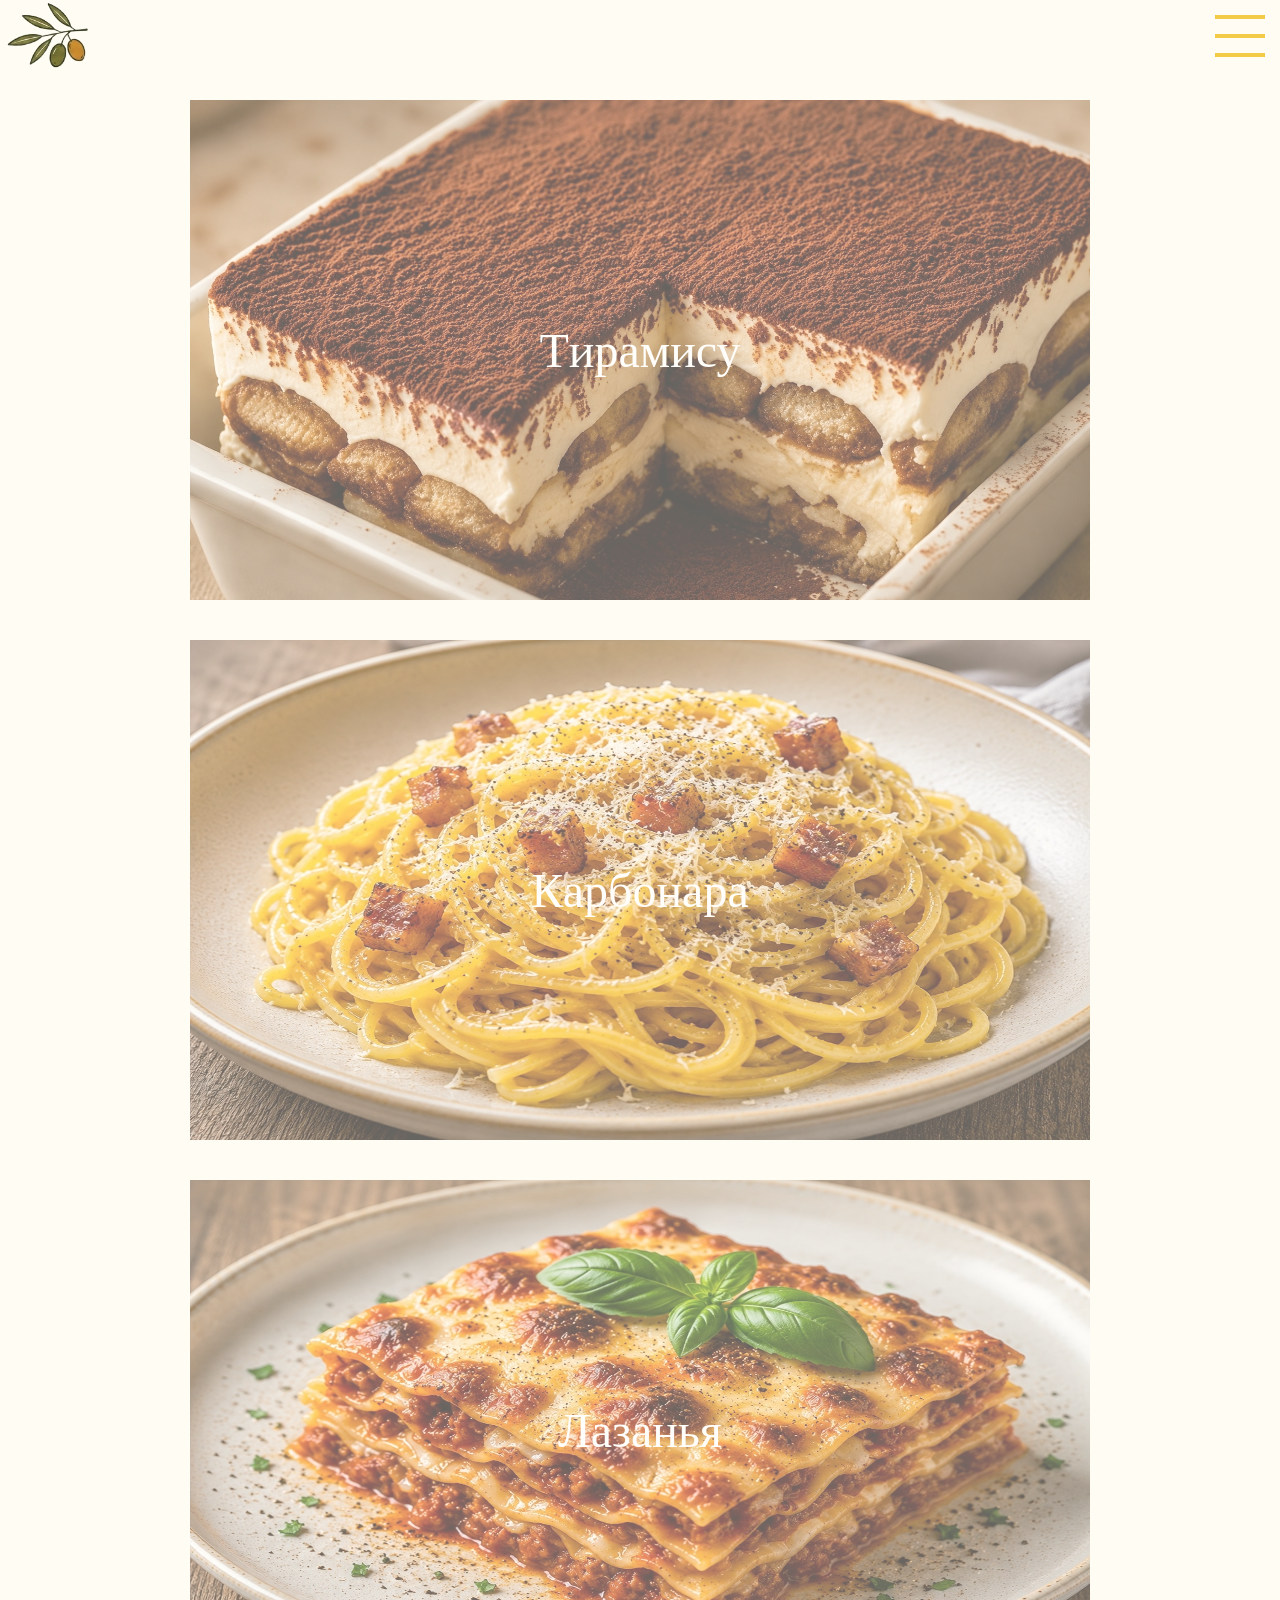
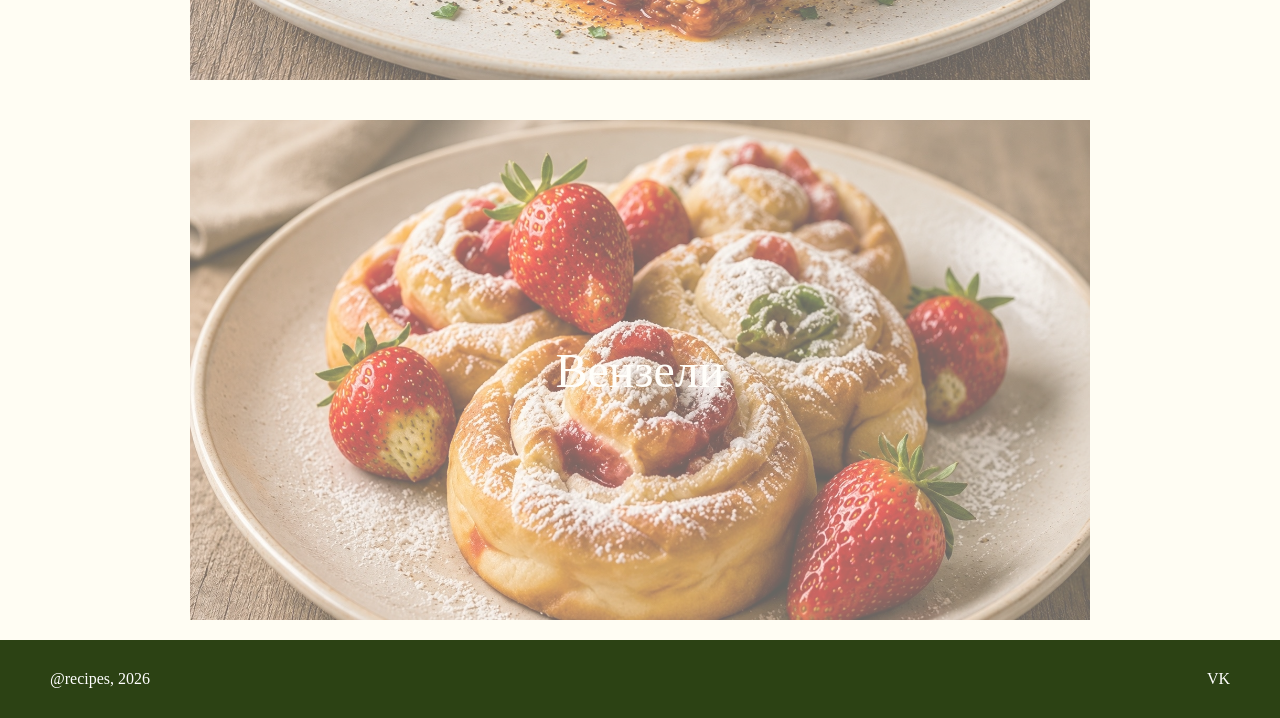
<file: index.html>
<!DOCTYPE html>
<html>
	<head>
		<meta charset="UTF-8">
		<meta http-equiv="X-UA-Compatible" content="IE=edge">
		<meta name="viewport" content="width=device-width, initial-scale=1.0">
		<title>Рецепты</title>
		<link rel="stylesheet" href="recipes.css">
		<script src="recipes.js" defer></script>
	</head>
	<body>
	<header>
	<a href="recipes_main.html"><img src="logo.png"></a>
	<nav>
	<div id = "dropdown" class="dropdown">
	<span class="line"></span>
	<span class="line"></span>
	<span class="line"></span>
	<div id = "dropdowncontent" class="dropdown-content">
	<ul>
	<li><a href="recipes_main.html">Главная</a></li>
	<li><a href="recipes_text.html">Рецепты</a></li>
	<li><a href="recipes_form.html">Написать отзыв</a></li>
	</ul>
	</div>
	</div>
	</nav>
	</header>
	<section>
	<div class="main">
	<a href="recipes_text.html#hrec1">
	<div class="tirmain">
	Tирамису
	</div>
	</a>
	<a href="recipes_text.html#hrec2">
	<div class="karmain">
	Карбонара
	</div>
	</a>
	<a href="recipes_text.html#hrec3">
	<div class="lazmain">
	Лазанья
	</div>
	</a>
	<a href="recipes_text.html#hrec4">
	<div class="venmain">
	Вензели
	</div>
	</a>
	</div>
	</section>
	<footer>
	<p>@recipes, 2026</p>
	<a href="https://vk.com/katerina_umb" target="_blank">VK</a>
	</footer>
	</body>
</html>
</file>
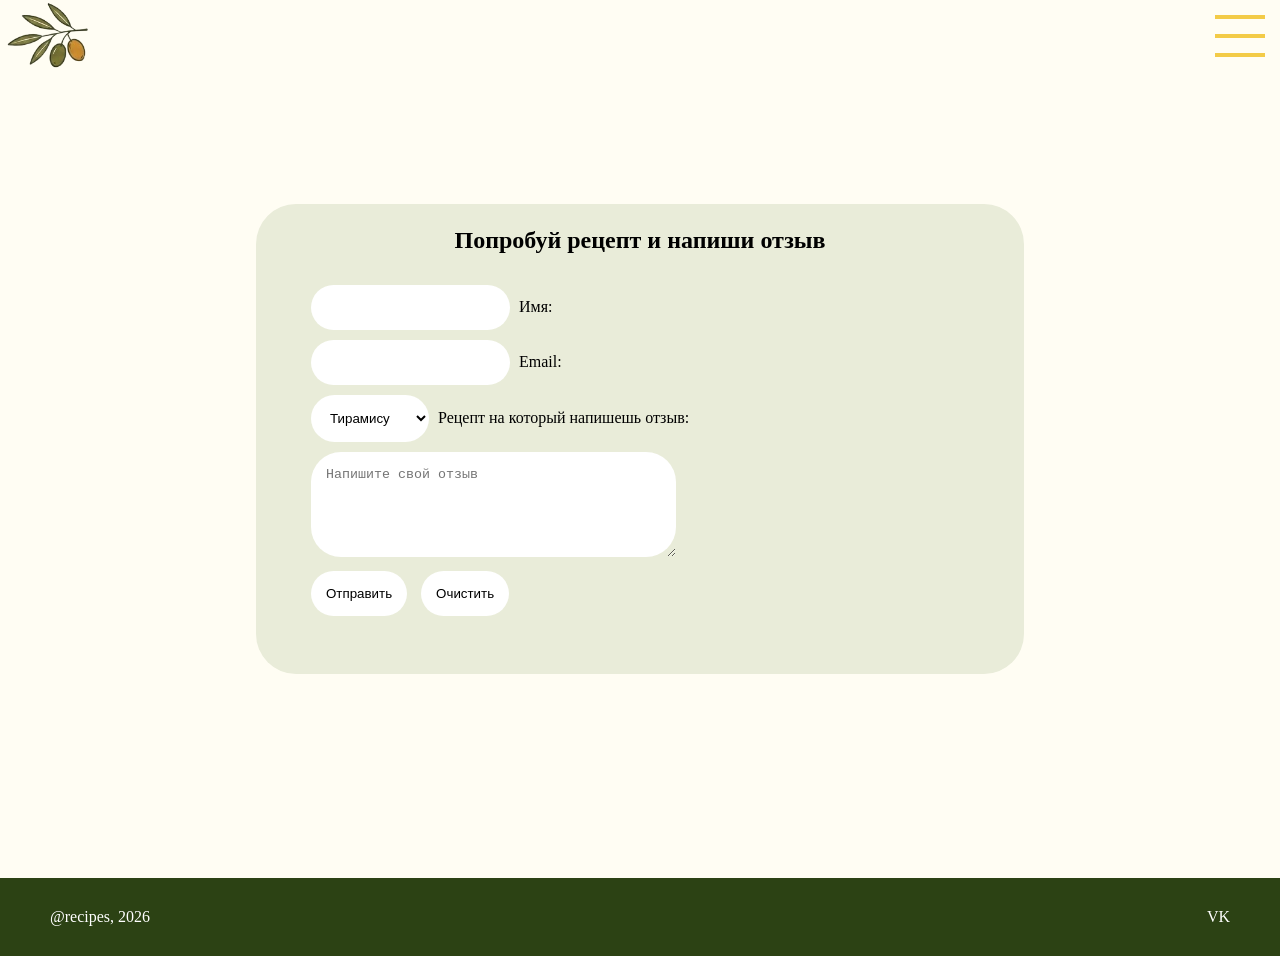
<file: recipes_form.html>
<!DOCTYPE html>
<html>
	<head>
		<meta charset="UTF-8">
		<meta http-equiv="X-UA-Compatible" content="IE=edge">
		 <meta name="viewport" content="width=device-width, initial-scale=1.0">
		<title>Рецепты</title>
		<link rel="stylesheet" href="recipes.css">
	</head>
	<body>
	<header>
	<a href="recipes_main.html"><img src="logo.png"></a>
	<nav>
	<div id = "dropdown" class="dropdown">
	<span class="line"></span>
	<span class="line"></span>
	<span class="line"></span>
	<div id = "dropdowncontent" class="dropdown-content">
	<ul>
	<li><a href="recipes_main.html">Главная</a></li>
	<li><a href="recipes_text.html">Рецепты</a></li>
	<li><a href="recipes_form.html">Написать отзыв</a></li>
	</ul>
	</div>
	</div>
	</nav>
	</header>
	<section>
	<div class="forma">
	<h1>Попробуй рецепт и напиши отзыв</h1>
	<form action="https://formspree.io/f/mdajaaya" method="POST">
	<input type="text" name="name" required> Имя: <p></p>
	<input type="email" name="email" required> Email: <p></p>
	<select name="rec" >
	<option value="tir">Тирамису</option>
	<option value="kar">Карбонара</option>
	<option value="laz">Лазанья</option>
	<option value="ven">Вензели</option>
	</select> Рецепт на который напишешь отзыв:
	<p></p>
	<textarea name="comment" rows="5" cols="40" placeholder="Напишите свой отзыв" required></textarea><p></p>
	<input type="submit" value="Отправить">
	<input type="reset" value="Очистить">
	</form>
	</div>
	</section>
	<footer>
	<p>@recipes, 2026</p>
	<a href="https://vk.com/katerina_umb" target="_blank">VK</a>
	</footer>
	<script src="recipes.js"></script>
	</body>
</html>
</file>
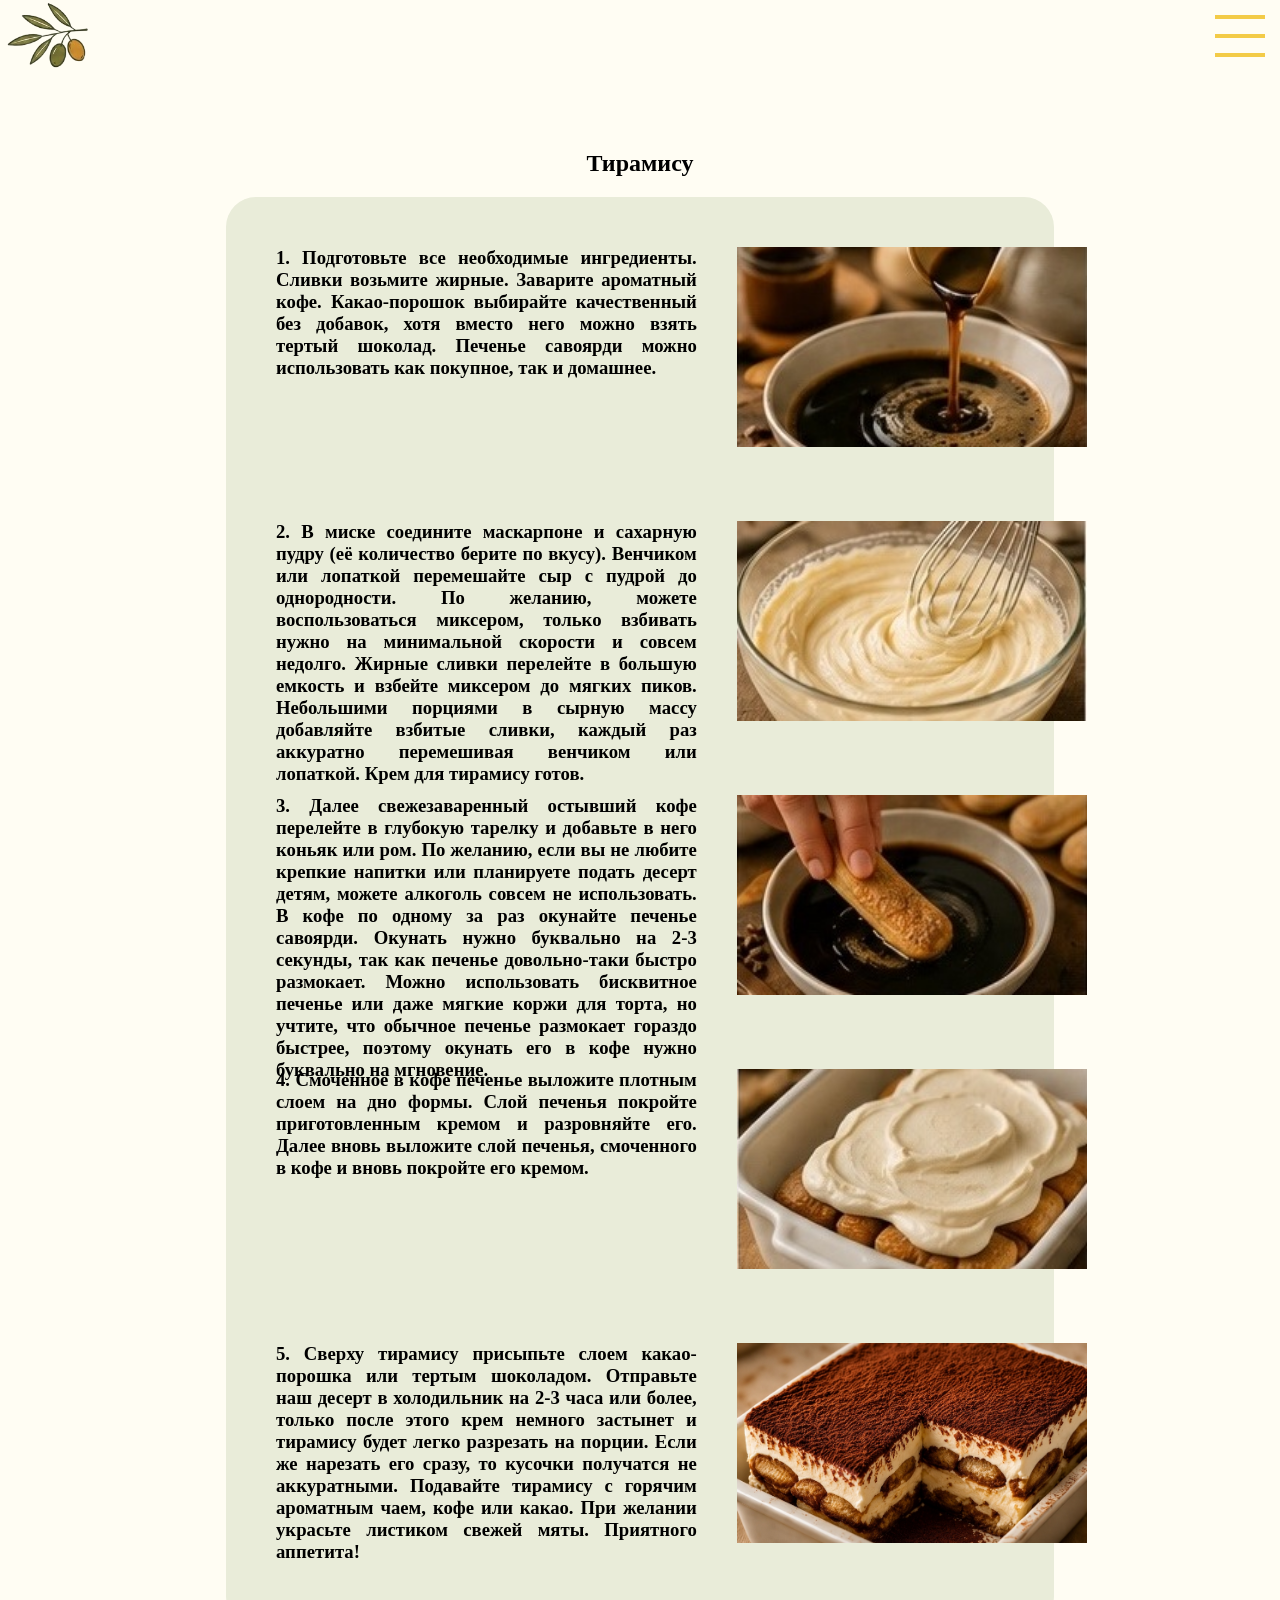
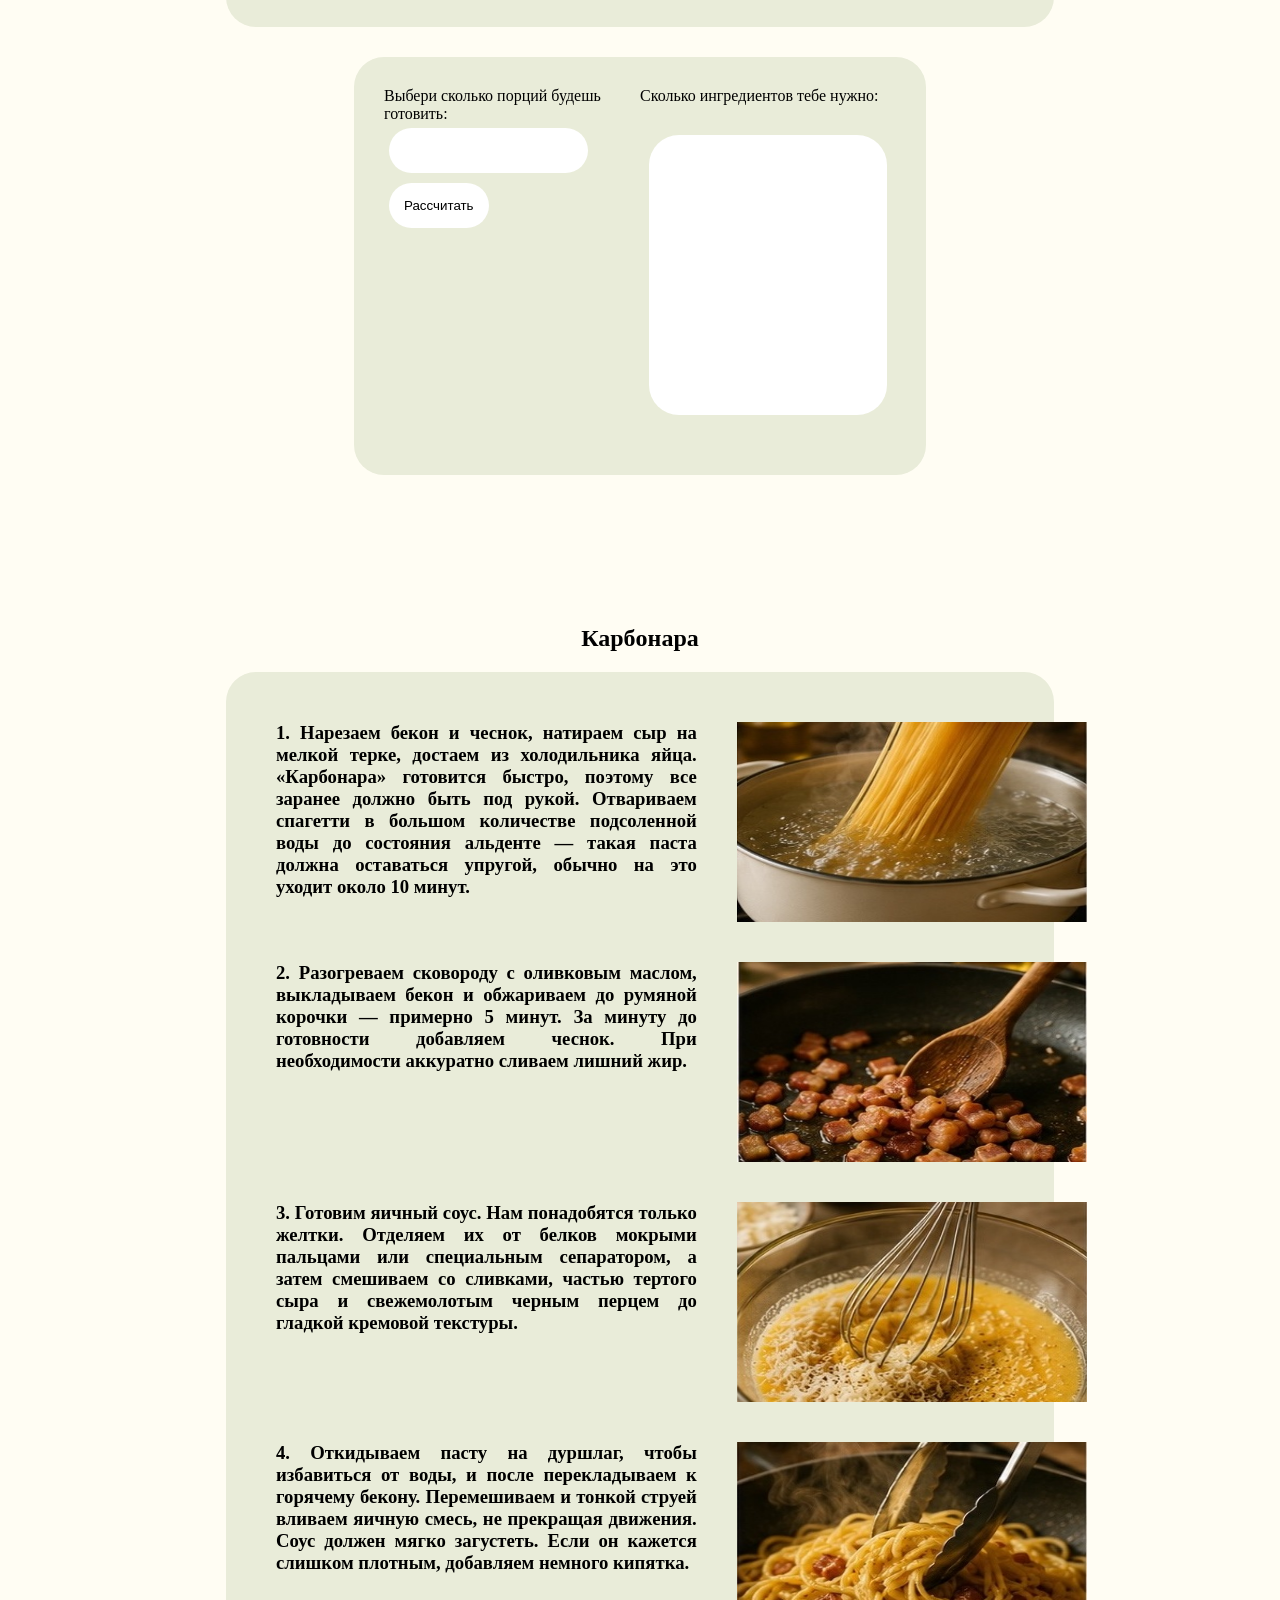
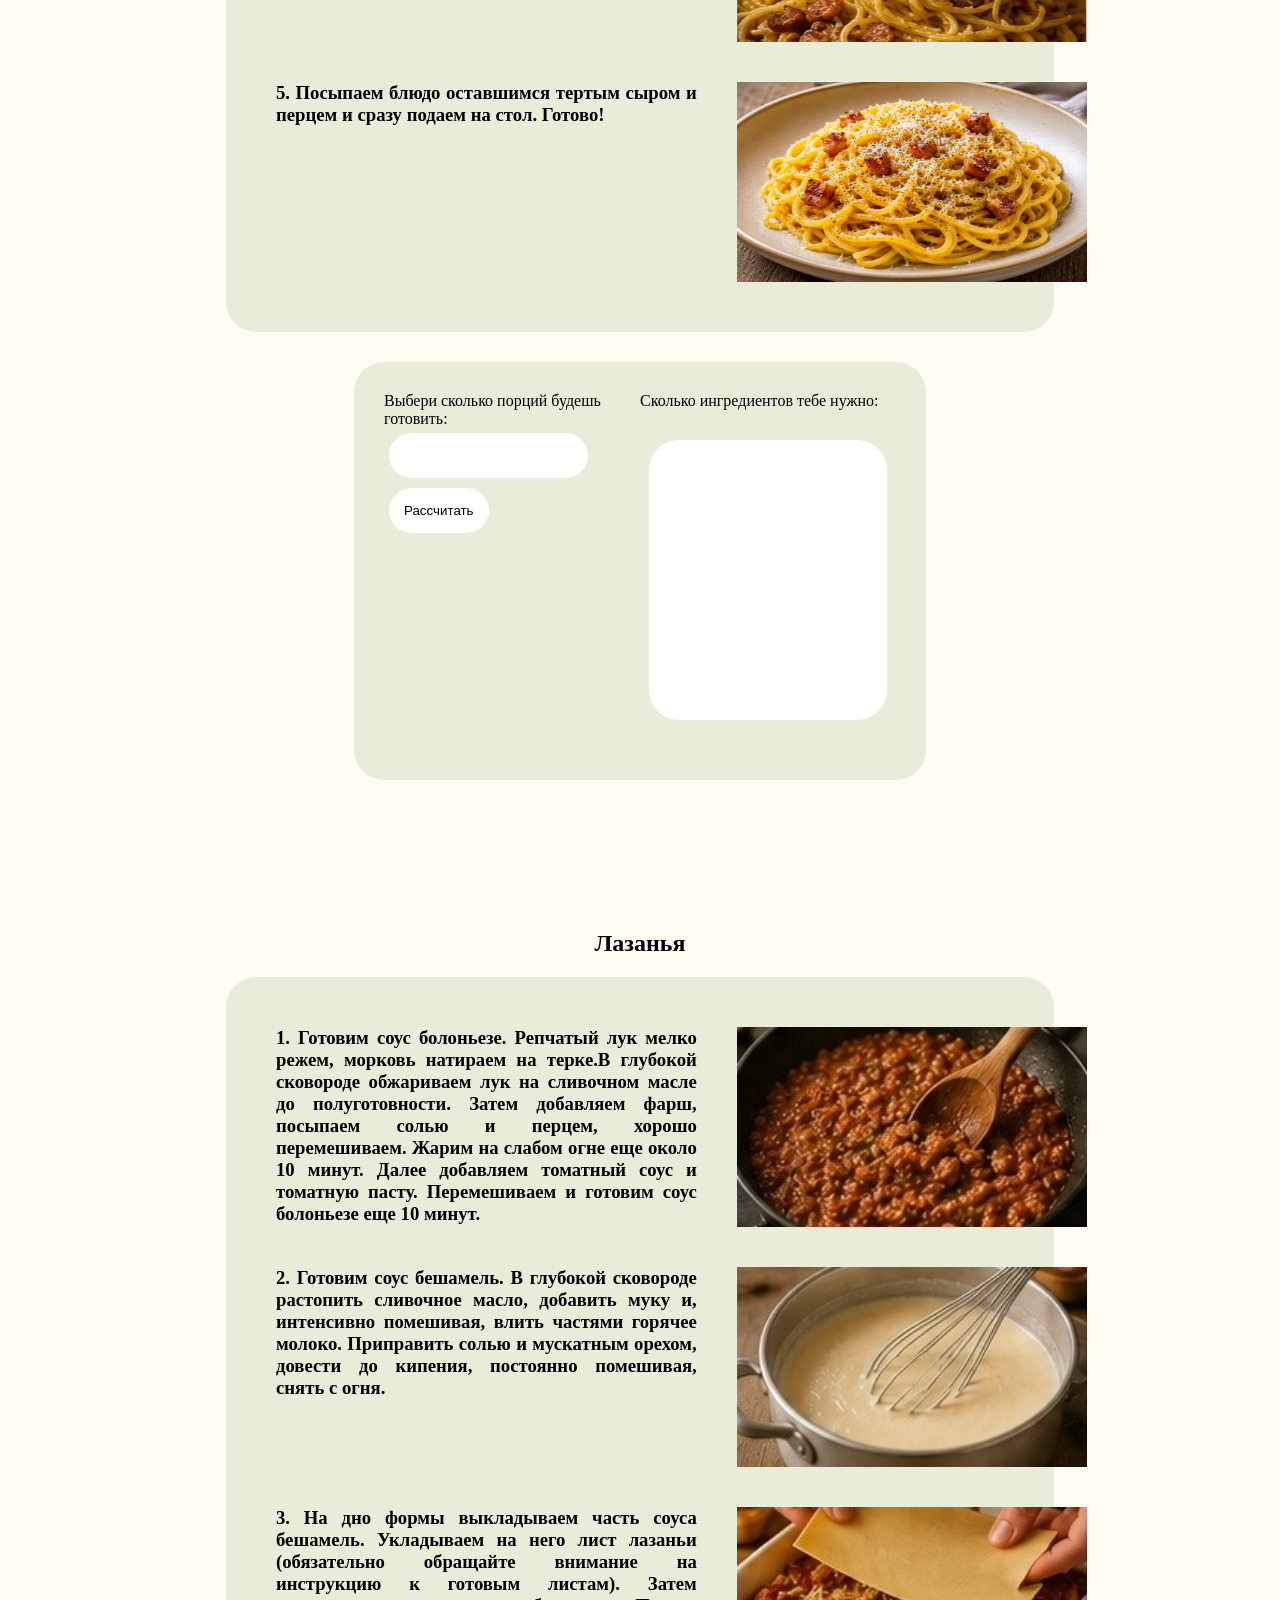
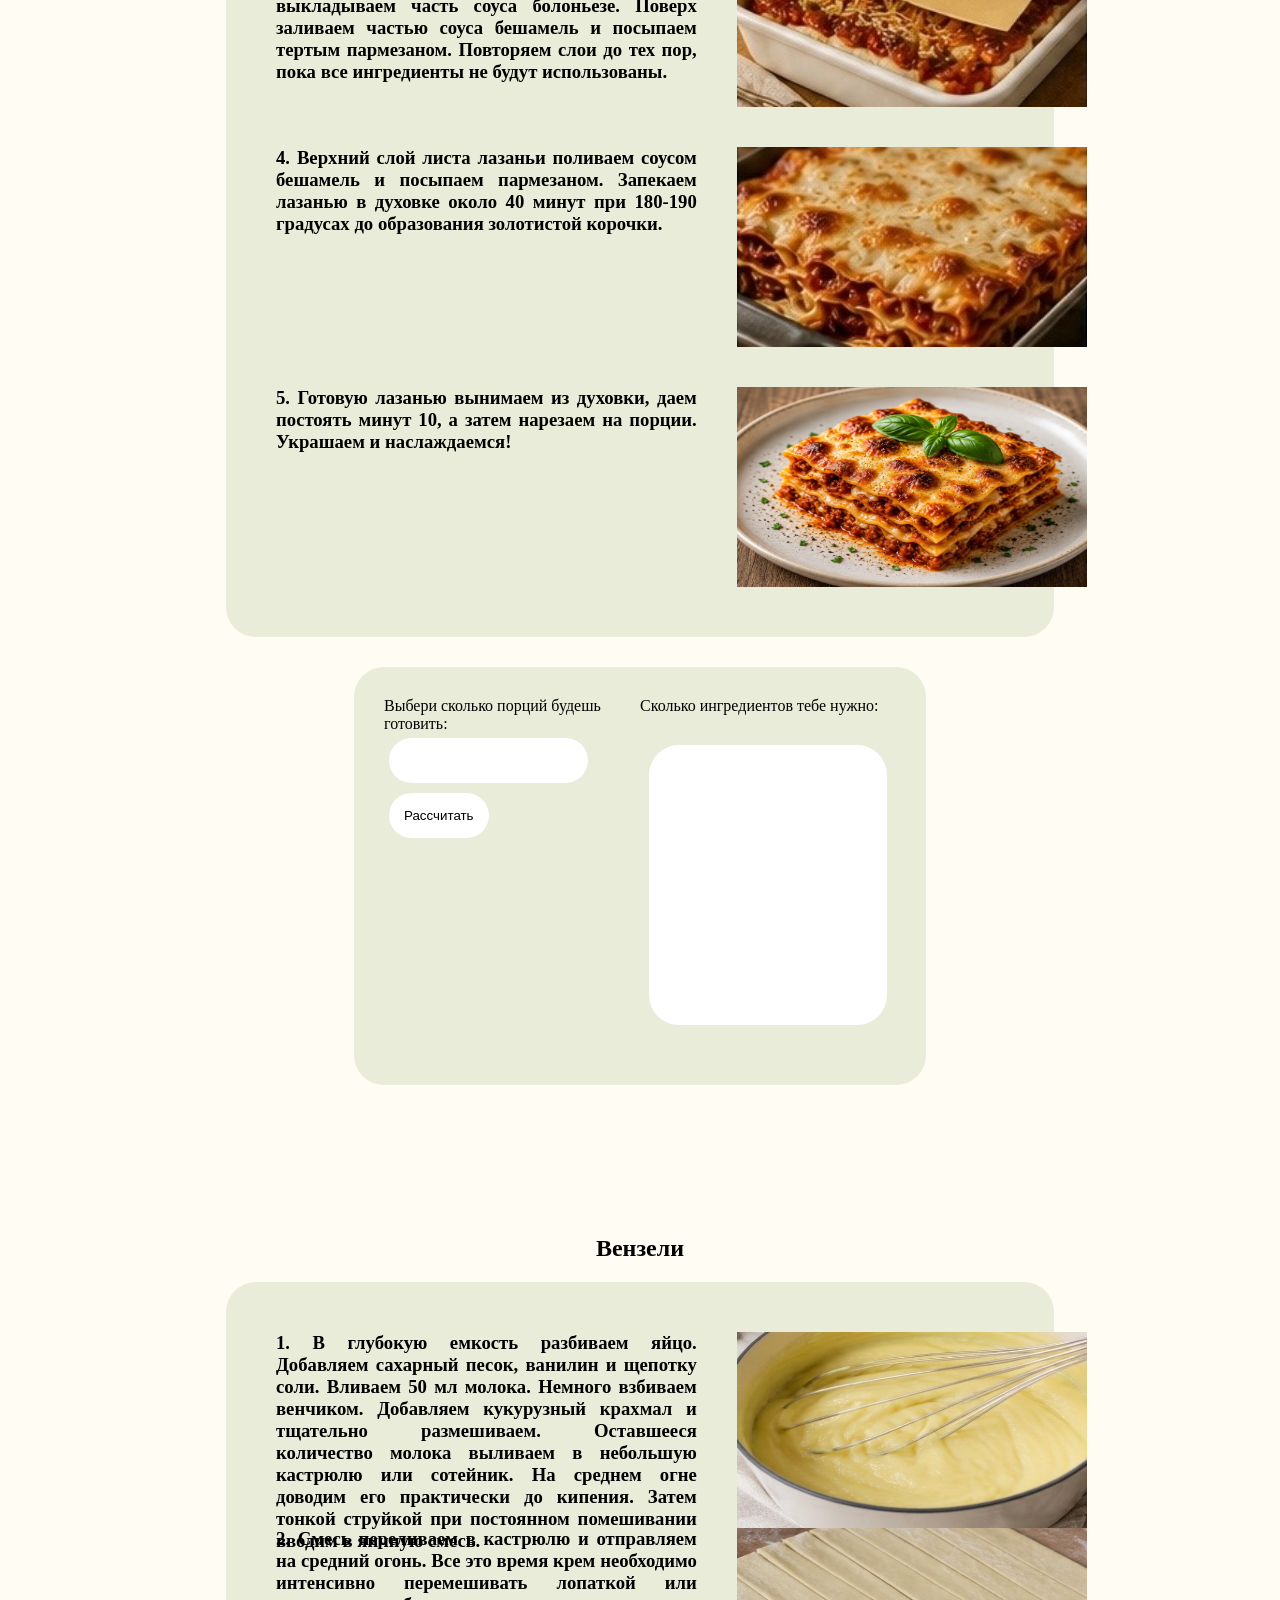
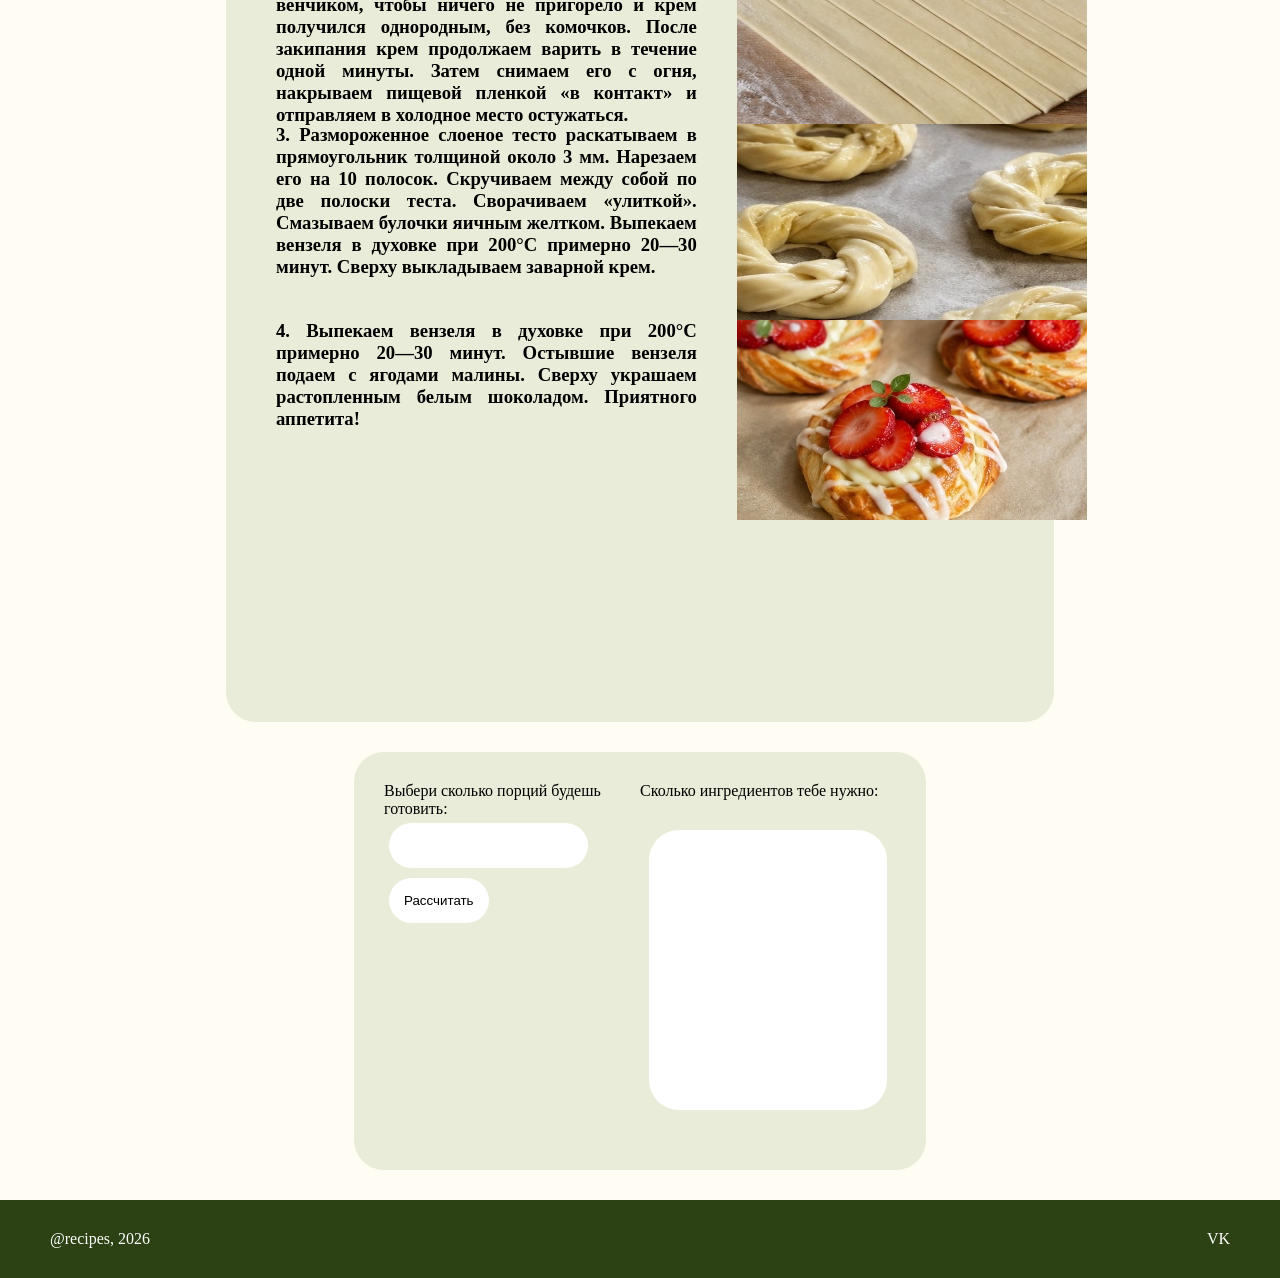
<file: recipes_text.html>
<!DOCTYPE html>
<html>
	<head>
		<meta charset="UTF-8">
		<meta http-equiv="X-UA-Compatible" content="IE=edge">
		 <meta name="viewport" content="width=device-width, initial-scale=1.0">
		<title>Рецепты</title>
		<link rel="stylesheet" href="recipes.css">
	</head>
	<body>
	<header>
	<a href="recipes_main.html"><img src="logo.png"></a>
	<nav>
	<div id = "dropdown" class="dropdown">
	<span class="line"></span>
	<span class="line"></span>
	<span class="line"></span>
	<div id = "dropdowncontent" class="dropdown-content">
	<ul>
	<li><a href="recipes_main.html">Главная</a></li>
	<li><a href="recipes_text.html">Рецепты</a></li>
	<li><a href="recipes_form.html">Написать отзыв</a></li>
	</ul>
	</div>
	</div>
	</nav>
	</header>
	<section id="hrec1">
	<h1>Тирамису</h1>
	<div class="rec">	
	<h3>1. Подготовьте все необходимые ингредиенты. Сливки возьмите жирные. Заварите ароматный кофе. 
	Какао-порошок выбирайте качественный без добавок, хотя вместо него можно взять тертый шоколад. 
	Печенье савоярди можно использовать как покупное, так и домашнее.</h3>
	<img src="тир1.jpg">
	<h3>2. В миске соедините маскарпоне и сахарную пудру (её количество берите по вкусу). 
	Венчиком или лопаткой перемешайте сыр с пудрой до однородности. 
	По желанию, можете воспользоваться миксером, только взбивать нужно на минимальной скорости и совсем недолго.
	Жирные сливки перелейте в большую емкость и взбейте миксером до мягких пиков.
	Небольшими порциями в сырную массу добавляйте взбитые сливки, каждый раз аккуратно перемешивая венчиком или лопаткой. Крем для тирамису готов.</h3>
	<img src="тир2.jpg">
	<h3>3. Далее свежезаваренный остывший кофе перелейте в глубокую тарелку и добавьте в него коньяк или ром. 
	По желанию, если вы не любите крепкие напитки или планируете подать десерт детям, можете алкоголь совсем не использовать.
	В кофе по одному за раз окунайте печенье савоярди. Окунать нужно буквально на 2-3 секунды, так как печенье довольно-таки быстро размокает. 
	Можно использовать бисквитное печенье или даже мягкие коржи для торта, но учтите, что обычное печенье размокает гораздо быстрее, 
	поэтому окунать его в кофе нужно буквально на мгновение.</h3>
	<img src="тир3.jpg">
	<h3>4. Смоченное в кофе печенье выложите плотным слоем на дно формы. Слой печенья покройте приготовленным кремом и разровняйте его. 
	Далее вновь выложите слой печенья, смоченного в кофе и вновь покройте его кремом.</h3>
	<img src="тир4.jpg">
	<h3>5. Сверху тирамису присыпьте слоем какао-порошка или тертым шоколадом. Отправьте наш десерт в холодильник на 2-3 часа или более, 
	только после этого крем немного застынет и тирамису будет легко разрезать на порции. Если же нарезать его сразу, то кусочки получатся не аккуратными.
	Подавайте тирамису с горячим ароматным чаем, кофе или какао. При желании украсьте листиком свежей мяты. Приятного аппетита!</h3>
	<img src="тирглав2.jpg">
	</div>
	<div class="howmuch">
	<div>
	<p>Выбери сколько порций будешь готовить:</p>
	<input type="num" id="koltir">
	<p></p>
	<button type="button" onclick="KolTir()">Рассчитать</button>
	</div>
	<div>
	<p>Сколько ингредиентов тебе нужно:</p>
	<div class="kol">
	<p id="kt"></p>
	</div>
	</div>
	</div>
	</section>
	<section id="hrec2">
	<h1>Карбoнара</h1>
	<div class="rec">
	<h3>1. Нарезаем бекон и чеснок, натираем сыр на мелкой терке, достаем из холодильника яйца. «Карбонара» готовится быстро, поэтому все заранее должно быть под рукой.
	Отвариваем спагетти в большом количестве подсоленной воды до состояния альденте — такая паста должна оставаться упругой, обычно на это уходит около 10 минут.</h3>
	<img src="карб1.jpg">
	<h3>2. Разогреваем сковороду с оливковым маслом, выкладываем бекон и обжариваем до румяной корочки — примерно 5 минут. За минуту до готовности добавляем чеснок. При необходимости аккуратно сливаем лишний жир.</h3>
	<img src="карб2.jpg">
	<h3>3. Готовим яичный соус. Нам понадобятся только желтки. Отделяем их от белков мокрыми пальцами или специальным сепаратором, 
	а затем смешиваем со сливками, частью тертого сыра и свежемолотым черным перцем до гладкой кремовой текстуры.</h3>
	<img src="карб3.jpg">
	<h3>4. Откидываем пасту на дуршлаг, чтобы избавиться от воды, и после перекладываем к горячему бекону. 
	Перемешиваем и тонкой струей вливаем яичную смесь, не прекращая движения. Соус должен мягко загустеть. Если он кажется слишком плотным, добавляем немного кипятка.</h3>
	<img src="карб4.jpg">
	<h3>5. Посыпаем блюдо оставшимся тертым сыром и перцем и сразу подаем на стол. Готово!</h3>
	<img src="карбглав2.jpg">
	</div>
	<div class="howmuch">
	<div>
	<p>Выбери сколько порций будешь готовить:</p>
	<input type="num" id="kolkar">
	<p></p>
	<button type="button" onclick="KolKar()">Рассчитать</button>
	</div>
	<div>
	<p>Сколько ингредиентов тебе нужно:</p>
	<div class="kol">
	<p id="kk"></p>
	</div>
	</div>
	</div>
	</section>
	<section id="hrec3">
	<h1>Лазанья</h1>
	<div class="rec">
	<h3>1. Готовим соус болоньезе. Репчатый лук мелко режем, морковь натираем на терке.В глубокой сковороде обжариваем лук на сливочном масле до полуготовности.
	Затем добавляем фарш, посыпаем солью и перцем, хорошо перемешиваем. Жарим на слабом огне еще около 10 минут.
	Далее добавляем томатный соус и томатную пасту. Перемешиваем и готовим соус болоньезе еще 10 минут.</h3>
	<img src="лаз1.jpg">
	<h3>2. Готовим соус бешамель. В глубокой сковороде растопить сливочное масло, добавить муку и, интенсивно помешивая, влить частями горячее молоко.
	Приправить солью и мускатным орехом, довести до кипения, постоянно помешивая, снять с огня.</h3>
	<img src="лаз2.jpg">
	<h3>3. На дно формы выкладываем часть соуса бешамель. Укладываем на него лист лазаньи (обязательно обращайте внимание на инструкцию к готовым листам).
	Затем выкладываем часть соуса болоньезе. Поверх заливаем частью соуса бешамель и посыпаем тертым пармезаном.
	Повторяем слои до тех пор, пока все ингредиенты не будут использованы.</h3>
	<img src="лаз3.jpg">
	<h3>4. Верхний слой листа лазаньи поливаем соусом бешамель и посыпаем пармезаном.
	Запекаем лазанью в духовке около 40 минут при 180-190 градусах до образования золотистой корочки.</h3>
	<img src="лаз4.jpg">
	<h3>5. Готовую лазанью вынимаем из духовки, даем постоять минут 10, а затем нарезаем на порции. Украшаем и наслаждаемся!</h3>
	<img src="лазглав2.jpg">
	</div>
	<div class="howmuch">
	<div>
	<p>Выбери сколько порций будешь готовить:</p>
	<input type="num" id="kollaz">
	<p></p>
	<button type="button" onclick="KolLaz()">Рассчитать</button>
	</div>
	<div>
	<p>Сколько ингредиентов тебе нужно:</p>
	<div class="kol">
	<p id="kl"></p>
	</div>
	</div>
	</div>
	</section>
	<section id="hrec4">
	<h1>Вензели</h1>
	<div class="rec">
	<h3>1. В глубокую емкость разбиваем яйцо. Добавляем сахарный песок, ванилин и щепотку соли. Вливаем 50 мл молока. Немного взбиваем венчиком.
	Добавляем кукурузный крахмал и тщательно размешиваем. Оставшееся количество молока выливаем в небольшую кастрюлю или сотейник. 
	На среднем огне доводим его практически до кипения. Затем тонкой струйкой при постоянном помешивании вводим в яичную смесь.</h3>
	<img src="вензели3_1.jpg">
	<h3>2. Смесь переливаем в кастрюлю и отправляем на средний огонь. Все это время крем необходимо интенсивно перемешивать лопаткой или венчиком, 
	чтобы ничего не пригорело и крем получился однородным, без комочков. После закипания крем продолжаем варить в течение одной минуты. 
	Затем снимаем его с огня, накрываем пищевой пленкой «в контакт» и отправляем в холодное место остужаться.</h3>
	<img src="вензели3_2.jpg">
	<h3>3. Размороженное слоеное тесто раскатываем в прямоугольник толщиной около 3 мм. Нарезаем его на 10 полосок. Скручиваем между собой по две полоски теста.
	 Сворачиваем «улиткой». Смазываем булочки яичным желтком. Выпекаем вензеля в духовке при 200°С примерно 20—30 минут.
	 Сверху выкладываем заварной крем.</h3>
	<img src="вензели3_3.jpg">
	<h3>4. Выпекаем вензеля в духовке при 200°С примерно 20—30 минут. Остывшие вензеля подаем с ягодами малины. Сверху украшаем растопленным белым шоколадом. Приятного аппетита!</h3>
	<img src="вензели3.jpg">
	</div>
	<div class="howmuch">
	<div>
	<p>Выбери сколько порций будешь готовить:</p>
	<input type="num" id="kolven">
	<p></p>
	<button type="button" onclick="KolVen()">Рассчитать</button>
	</div>
	<div>
	<p>Сколько ингредиентов тебе нужно:</p>
	<div class="kol">
	<p id="kv"></p>
	</div>
	</div>
	</div>
	</section>
	<footer>
	<p>@recipes, 2026</p>
	<a href="https://vk.com/katerina_umb" target="_blank">VK</a>
	</footer>
	<script src="recipes.js"></script>
	</body>
</html>
</file>
<file: recipes.css>
* {
	margin:0;
	padding:0;
	border:0;
}

body {
	background-color:#FFFDF3;
	
}

.main {
	display:flex;
	flex-wrap: wrap;
	justify-content:space-around;
	margin:auto;
}

header {
	display:flex;
	justify-content:space-between;
	background-color:#FFFDF3;
	position: fixed;
	top: 0;
	width: 100%;
	z-index: 1;
}

footer {
	display:flex;
	justify-content:space-between;
	background-color:#2C4214;
	color:white;
	align-items:center;
}

footer a {
	color:white;
	margin: 30px 50px
}

footer p {
	margin: 30px 50px;
}

a {
	text-decoration: none;
}

header img {
	width: 100px;
    height: 70px;
}

.tirmain {
	display:flex;
	justify-content:center;
	align-items:center;
	font-size:300%;
	width: 900px;
    height: 500px;
	color: white;
	background-image: url("тирглав2.jpg");
	background-repeat: no-repeat;
	background-size: 900px 500px ;
	background-attachment: scroll;
	margin:20px;
	opacity: 0.6;
}
.karmain {
	width: 900px;
    height: 500px;
	color: white;
	display:flex;
	justify-content:center;
	align-items:center;
	font-size:300%;
	background-image: url("карбглав2.jpg");
	background-repeat: no-repeat;
	background-size: 900px 500px ;
	background-attachment: scroll;
	margin:20px;
	opacity: 0.6;
}
.lazmain {
	width: 900px;
    height: 500px;
	color: white;
	display:flex;
	justify-content:center;
	align-items:center;
	font-size:300%;
	background-image: url("лазглав2.jpg");
	background-repeat: no-repeat;
	background-size: 900px 500px ;
	background-attachment: scroll;
	margin:20px;
	opacity: 0.6;
}
.venmain {
	width: 900px;
    height: 500px;
	color: white;
	display:flex;
	justify-content:center;
	align-items:center;
	font-size:300%;
	background-image: url("венглав2.jpg");
	background-repeat: no-repeat;
	background-size: 900px 500px ;
	background-attachment: scroll;
	margin:20px;
	opacity: 0.6;
}

ul {
	list-style-type: none; 
	margin: 20px 0;
	padding: 0; 
	width: 200px;
	background-color: #FFFDF3;
	text-align:center;
}
li a {
	display: block; 
	color: #000; 
	padding: 30px;
	text-decoration: none;
}

li a:hover {
	background-color: #E9ECD9; 
	color: black;
}

.dropdown {
	position: relative; 
	display: inline-block;
}
.dropdown-content { 
	display: none; 
	position: absolute;
	z-index: 1;
	right: 0;

}

.line {
	display:block;
	height: 4px;
	width: 50px;
	background-color: #F3CB47;
	margin: 15px;
	display:flex;
	justify-content:center;
	align-items:center;
}

.forma {
	display:flex;
	width: 60%;
	height: 470px;
	margin: 204px auto;
	background-color: #E9ECD9;
	border-radius:40px;
	flex-direction:column;
	justify-content:space-around;
}

form {
	padding: 0 50px 50px;	
}

.rec {
	width: 60%;
	background-color: #E9ECD9;
	border-radius:30px;
	margin: auto;
	padding:30px;
	text-align: justify;
	display:grid;
	grid-template-columns: 60% 40%;
	grid-template-rows: 20% 20% 20% 20% 20%;
}

h1 {
	text-align:center;
	margin: 150px 0 20px 0;
}

.forma h1 {
	text-align:center;
	margin: 20px;
}

input, textarea, select, button {
	background-color: white;
	color:black;
	padding: 15px;	
	border-radius:30px;
	margin:5px;
}

.rec img {
	width: 350px;
	height: 200px;
	margin: 20px;
}

.howmuch {
	width: 40%;
	background-color: #E9ECD9;
	border-radius:30px;
	margin: 30px auto;
	padding:30px;
	display:grid;
	grid-template-columns: 1fr 1fr;
}

.kol {
	width: 85%;
	height: 260px;
	background-color: #FFFFFF;
	border-radius:30px;
	margin: 30px auto;
	padding: 10px;
}

section {
	margin: 80px 0 0 0;
}

.tirmain:hover {
	animation-name: tras;
    animation-duration: 1.5s;
	animation-fill-mode: forwards;
}

.karmain:hover {
	animation-name: tras;
    animation-duration: 1.5s;
	animation-fill-mode: forwards;
}

.lazmain:hover {
	animation-name: tras;
    animation-duration: 1.5s;
	animation-fill-mode: forwards;
}

.venmain:hover {
	animation-name: tras;
    animation-duration: 1.5s;
	animation-fill-mode: forwards;
}

h3 {
	margin: 20px;
}

.rec p {
	margin: 80px 0 0 0;
}

@keyframes tras {
    to {transform: translate(0, -5px); opacity: 1;}
}

@media(max-width: 480px) {
	
	header, footer {
		width: 100%;
	}
	
	header img {
		width: 70px;
		height: 50px;
	}
	
	.tirmain, .karmain, .lazmain, .venmain {
		width: 350px;
		height: 194px;
		background-size: 350px 194px ;
		margin: 10px auto;
	}
	
	.rec {
		width: 80%;
		display:flex;
		flex-direction: column;
		margin: auto;
	}
	
	.rec img {
		width: 200px;
		height: 100px;
		margin: auto;
	}
	
	h3 {
		font-size:100%;
		margin: 20px;
	}
	
	.howmuch {
		width: 70%;
	}
	
	.howmuch p {
		font-size:80%;	
	}
	
	input, button {
		width: 100px;
	}
	
	.forma {
		width: 90%;
		height: 470px;
		margin: 200px auto;
		font-size:70%;
	}
	.kol {
		width:90%
		height: 320px;
	}
	form {
		padding: 0 10px 10px;	
	}
}
</file>
